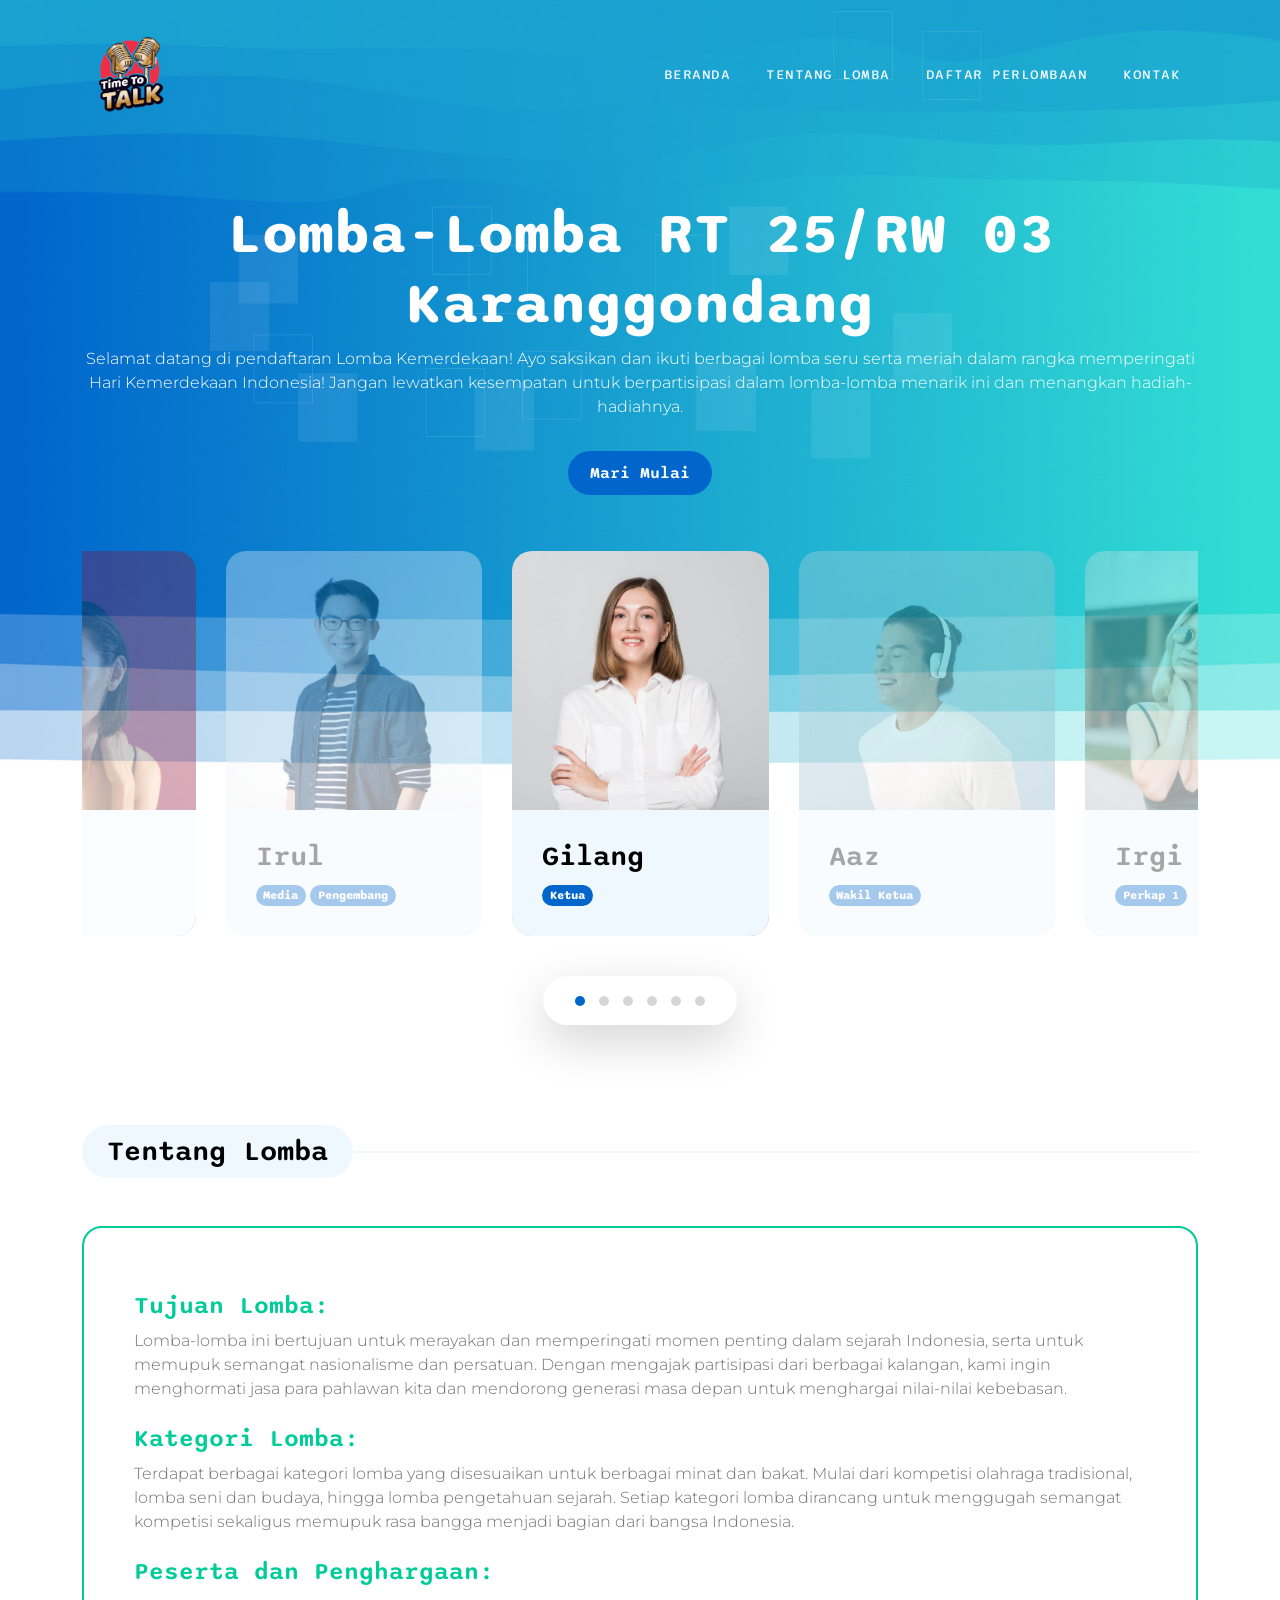
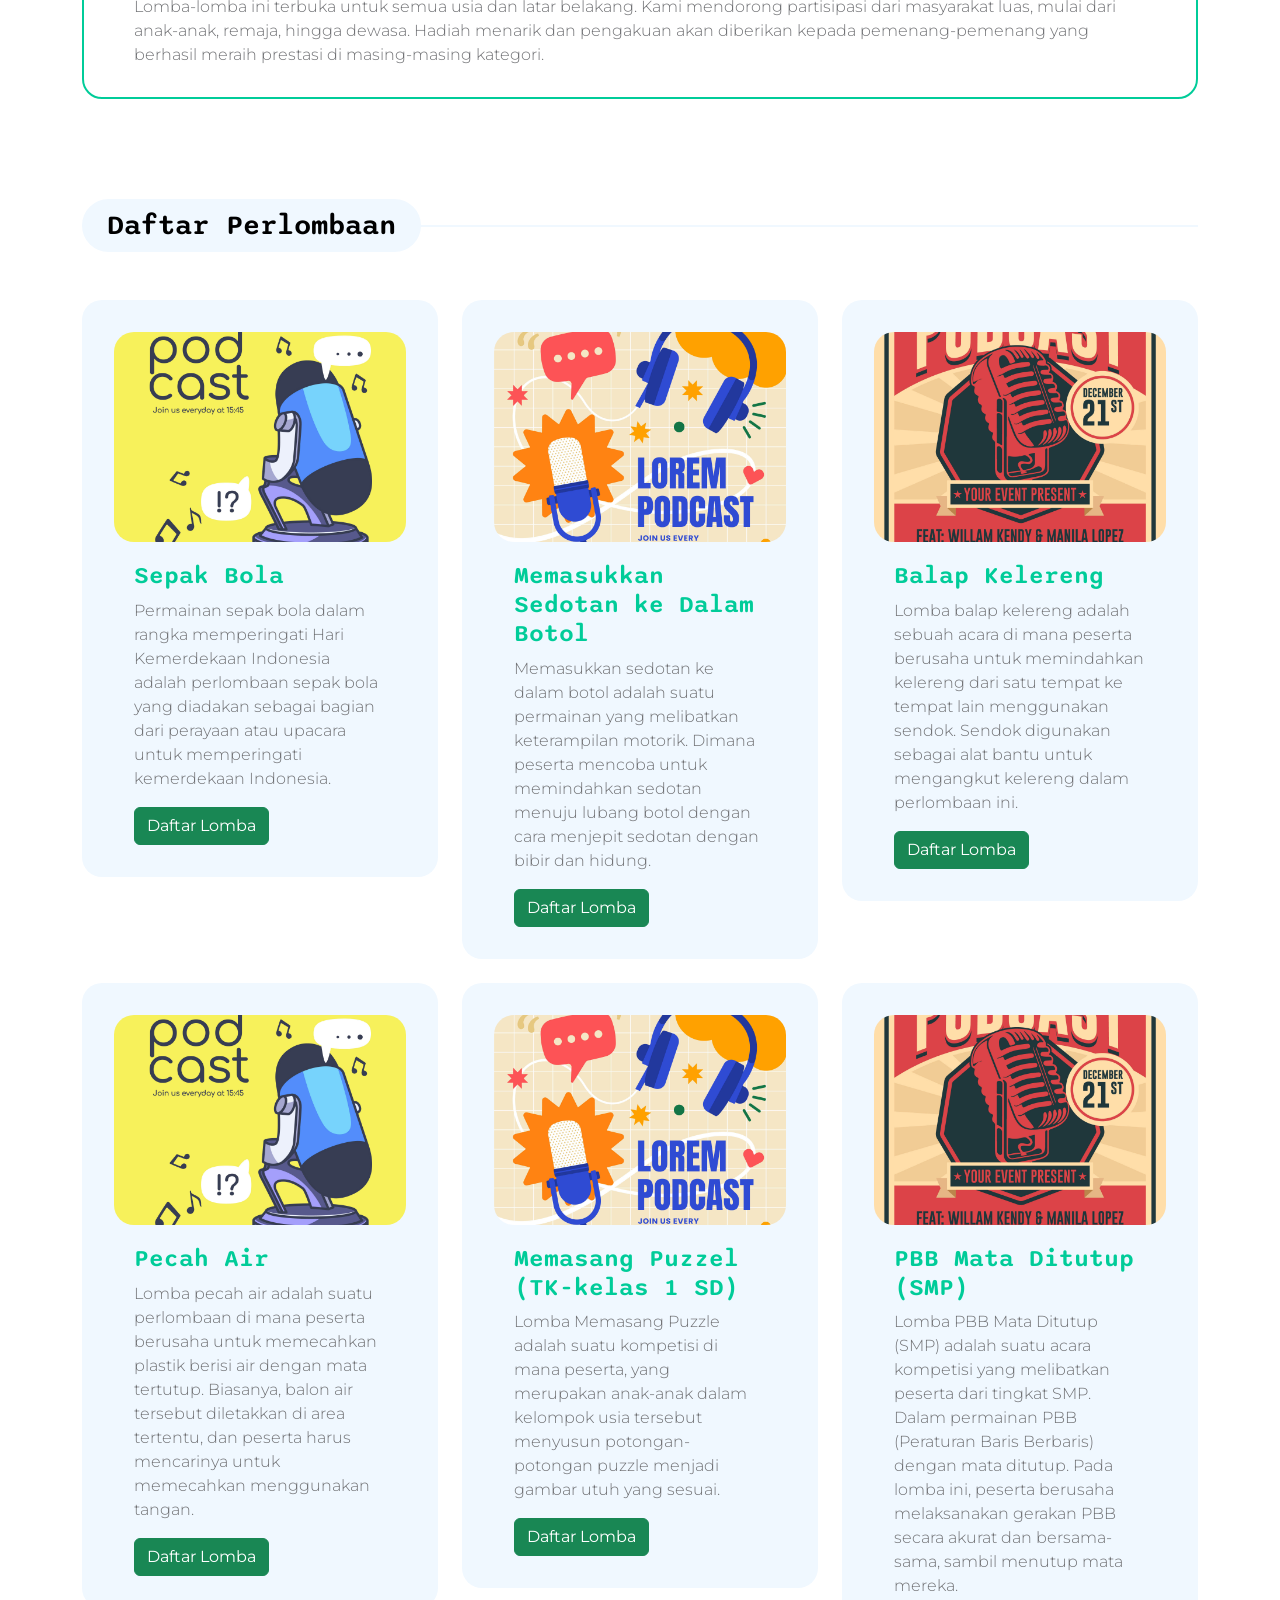
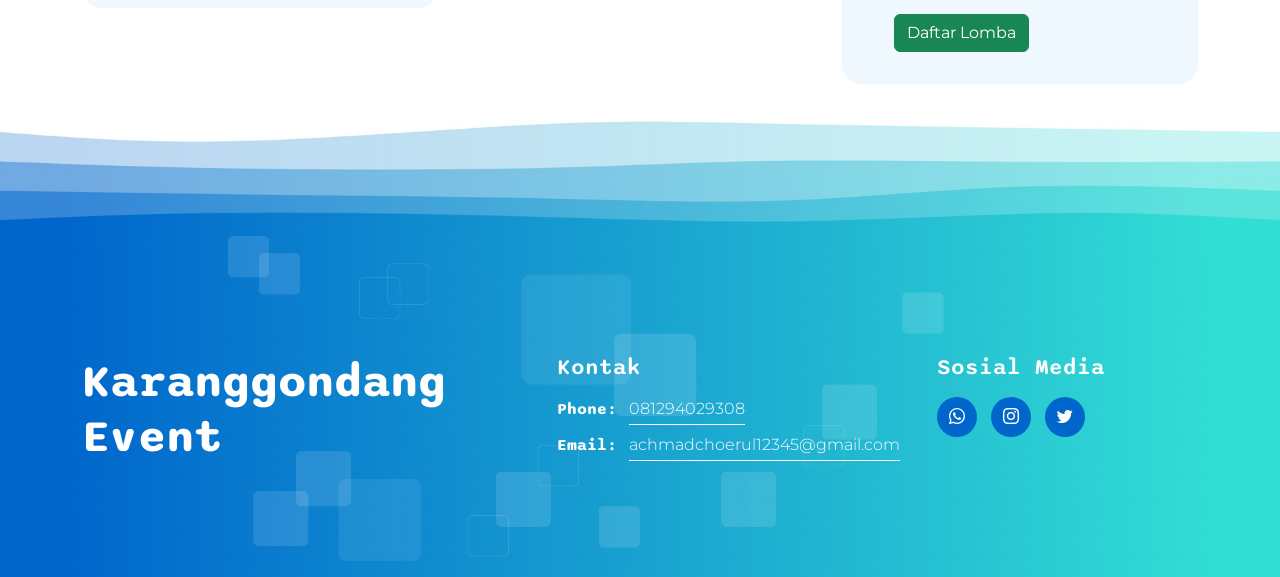
<file: index.html>
<!doctype html>
<html lang="en">

<head>
    <meta charset="utf-8">
    <meta name="viewport" content="width=device-width, initial-scale=1">

    <meta name="description" content="">
    <meta name="author" content="">

    <title>Lomba-Lomba Karanggondang</title>

    <!-- CSS FILES -->
    <link rel="preconnect" href="https://fonts.googleapis.com">
    <link rel="preconnect" href="https://fonts.gstatic.com" crossorigin>
    <link href="https://fonts.googleapis.com/css2?family=Montserrat:wght@300;400&family=Sono:wght@200;300;400;500;700&display=swap" rel="stylesheet">
    <link rel="stylesheet" href="css/bootstrap.min.css">
    <link rel="stylesheet" href="css/bootstrap-icons.css">
    <link rel="stylesheet" href="css/owl.carousel.min.css">
    <link rel="stylesheet" href="css/owl.theme.default.min.css">
    <link href="css/templatemo-pod-talk.css" rel="stylesheet">
</head>

<body>

    <main>

        <nav class="navbar navbar-expand-lg">
            <div class="container">
                <a class="navbar-brand me-lg-5 me-0" href="index.html">
                    <img src="images/pod-talk-logo.png" class="logo-image img-fluid" alt="templatemo pod talk">
                </a>

                <button class="navbar-toggler" type="button" data-bs-toggle="collapse" data-bs-target="#navbarNav"
                    aria-controls="navbarNav" aria-expanded="false" aria-label="Toggle navigation">
                    <span class="navbar-toggler-icon"></span>
                </button>

                <div class="collapse navbar-collapse" id="navbarNav">
                    <ul class="navbar-nav ms-lg-auto">
                        <li class="nav-item">
                            <a class="nav-link smoothscroll" href="#section_1">Beranda</a>
                        </li>

                        <li class="nav-item">
                            <a class="nav-link smoothscroll" href="#section_2">Tentang Lomba</a>
                        </li>

                        <li class="nav-item">
                            <a class="nav-link smoothscroll" href="#section_3">Daftar Perlombaan</a>
                        </li>

                        <li class="nav-item">
                            <a class="nav-link smoothscroll" href="#section_4">Kontak</a>
                        </li>
                    </ul>
                </div>
            </div>
        </nav>


        <section class="hero-section" id="section_1">
            <div class="container">
                <div class="row">

                    <div class="col-lg-12 col-12">
                        <div class="text-center mb-5 pb-2">
                            <h1 class="text-white">Lomba-Lomba RT 25/RW 03 Karanggondang</h1>

                            <p class="text-white">Selamat datang di pendaftaran Lomba Kemerdekaan! Ayo saksikan dan ikuti berbagai lomba seru serta meriah dalam rangka memperingati Hari Kemerdekaan Indonesia! Jangan lewatkan kesempatan untuk berpartisipasi dalam lomba-lomba menarik ini dan menangkan hadiah-hadiahnya.</p>

                            <a href="#section_2" class="btn custom-btn smoothscroll mt-3">Mari Mulai</a>
                        </div>

                        <div class="owl-carousel owl-theme">
                            <div class="owl-carousel-info-wrap item">
                                <img src="images/profile/smiling-business-woman-with-folded-hands-against-white-wall-toothy-smile-crossed-arms.jpg"
                                    class="owl-carousel-image img-fluid" alt="">

                                <div class="owl-carousel-info">
                                    <h4 class="mb-2">
                                        Gilang
                                    </h4>

                                    <span class="badge">Ketua</span>
                                </div>

                                <div class="social-share">
                                    <ul class="social-icon">
                                        <li class="social-icon-item">
                                            <a href="#" class="social-icon-link bi-twitter"></a>
                                        </li>

                                        <li class="social-icon-item">
                                            <a href="#" class="social-icon-link bi-facebook"></a>
                                        </li>
                                    </ul>
                                </div>
                            </div>

                            <div class="owl-carousel-info-wrap item">
                                <img src="images/profile/handsome-asian-man-listening-music-through-headphones.jpg"
                                    class="owl-carousel-image img-fluid" alt="">

                                <div class="owl-carousel-info">
                                    <h4 class="mb-2">
                                        Aaz
                                    </h4>

                                    <span class="badge">Wakil Ketua</span>
                                </div>

                                <div class="social-share">
                                    <ul class="social-icon">
                                        <li class="social-icon-item">
                                            <a href="#" class="social-icon-link bi-twitter"></a>
                                        </li>

                                        <li class="social-icon-item">
                                            <a href="#" class="social-icon-link bi-facebook"></a>
                                        </li>

                                        <li class="social-icon-item">
                                            <a href="#" class="social-icon-link bi-pinterest"></a>
                                        </li>
                                    </ul>
                                </div>
                            </div>

                            <div class="owl-carousel-info-wrap item">
                                <img src="images/profile/cute-smiling-woman-outdoor-portrait.jpg"
                                    class="owl-carousel-image img-fluid" alt="">

                                <div class="owl-carousel-info">
                                    <h4 class="mb-2">Irgi</h4>

                                    <span class="badge">Perkap 1</span>
                                </div>

                                <div class="social-share">
                                    <ul class="social-icon">
                                        <li class="social-icon-item">
                                            <a href="#" class="social-icon-link bi-twitter"></a>
                                        </li>

                                        <li class="social-icon-item">
                                            <a href="#" class="social-icon-link bi-facebook"></a>
                                        </li>

                                        <li class="social-icon-item">
                                            <a href="#" class="social-icon-link bi-pinterest"></a>
                                        </li>
                                    </ul>
                                </div>
                            </div>

                            <div class="owl-carousel-info-wrap item">
                                <img src="images/profile/man-portrait.jpg" class="owl-carousel-image img-fluid" alt="">

                                <div class="owl-carousel-info">
                                    <h4 class="mb-2">Irfan</h4>

                                    <span class="badge">Perkap 2</span>
                                </div>

                                <div class="social-share">
                                    <ul class="social-icon">
                                        <li class="social-icon-item">
                                            <a href="#" class="social-icon-link bi-instagram"></a>
                                        </li>

                                        <li class="social-icon-item">
                                            <a href="#" class="social-icon-link bi-youtube"></a>
                                        </li>
                                    </ul>
                                </div>
                            </div>

                            <div class="owl-carousel-info-wrap item">
                                <img src="images/profile/woman-posing-black-dress-medium-shot.jpg"
                                    class="owl-carousel-image img-fluid" alt="">

                                <div class="owl-carousel-info">
                                    <h4 class="mb-2">
                                        Adi
                                    </h4>

                                    <span class="badge">Keamanan</span>
                                </div>

                                <div class="social-share">
                                    <ul class="social-icon">
                                        <li class="social-icon-item">
                                            <a href="#" class="social-icon-link bi-instagram"></a>
                                        </li>

                                        <li class="social-icon-item">
                                            <a href="#" class="social-icon-link bi-youtube"></a>
                                        </li>
                                    </ul>
                                </div>
                            </div>

                            <div class="owl-carousel-info-wrap item">
                                <img src="images/profile/smart-attractive-asian-glasses-male-standing-smile-with-freshness-joyful-casual-blue-shirt-portrait-white-background.jpg"
                                    class="owl-carousel-image img-fluid" alt="">

                                <div class="owl-carousel-info">
                                    <h4 class="mb-2">Irul</h4>

                                    <span class="badge">Media</span>
                                    <span class="badge">Pengembang</span>
                                </div>

                                <div class="social-share">
                                    <ul class="social-icon">
                                        <li class="social-icon-item">
                                            <a href="#" class="social-icon-link bi-linkedin"></a>
                                        </li>

                                        <li class="social-icon-item">
                                            <a href="#" class="social-icon-link bi-whatsapp"></a>
                                        </li>
                                    </ul>
                                </div>
                            </div>
                        </div>
                    </div>

                </div>
            </div>
        </section>


        <section class="latest-podcast-section section-padding pb-0" id="section_2">
            <div class="container">
                <div class="row justify-content-center">

                    <div class="col-lg-12 col-12">
                        <div class="section-title-wrap mb-5">
                            <h4 class="section-title">Tentang Lomba</h4>
                        </div>
                    </div>

                    <div class="col-lg-12 col-12">
                        <div class="custom-block d-flex">

                            <div class="custom-block-info">

                                <h5 class="mb-2 mt-4">
                                    <a href="detail-page.html">
                                        Tujuan Lomba:
                                    </a>
                                </h5>

                                <p class="mb-0">Lomba-lomba ini bertujuan untuk merayakan dan memperingati momen penting dalam sejarah Indonesia, serta untuk memupuk semangat nasionalisme dan persatuan. Dengan mengajak partisipasi dari berbagai kalangan, kami ingin menghormati jasa para pahlawan kita dan mendorong generasi masa depan untuk menghargai nilai-nilai kebebasan.</p>

                                <h5 class="mb-2 mt-4">
                                    <a href="detail-page.html">
                                        Kategori Lomba:
                                    </a>
                                </h5>

                                <p class="mb-0">Terdapat berbagai kategori lomba yang disesuaikan untuk berbagai minat dan bakat. Mulai dari kompetisi olahraga tradisional, lomba seni dan budaya, hingga lomba pengetahuan sejarah. Setiap kategori lomba dirancang untuk menggugah semangat kompetisi sekaligus memupuk rasa bangga menjadi bagian dari bangsa Indonesia.</p>

                                <h5 class="mb-2 mt-4">
                                    <a href="detail-page.html">
                                        Peserta dan Penghargaan:
                                    </a>
                                </h5>

                                <p class="mb-0">Lomba-lomba ini terbuka untuk semua usia dan latar belakang. Kami mendorong partisipasi dari masyarakat luas, mulai dari anak-anak, remaja, hingga dewasa. Hadiah menarik dan pengakuan akan diberikan kepada pemenang-pemenang yang berhasil meraih prestasi di masing-masing kategori.</p>

                            </div>
                        </div>
                    </div>

                </div>
            </div>
        </section>

        <section class="trending-podcast-section section-padding" id="section_3">
            <div class="container">
                <div class="row">

                    <div class="col-lg-12 col-12">
                        <div class="section-title-wrap mb-5">
                            <h4 class="section-title">Daftar Perlombaan</h4>
                        </div>
                    </div>

                    <div class="col-lg-4 col-12 mb-4 mb-lg-0">
                        <div class="custom-block custom-block-full">
                            <div class="custom-block-image-wrap">
                                <img src="images/podcast/27376480_7326766.jpg" class="custom-block-image img-fluid" alt="">
                            </div>

                            <div class="custom-block-info">
                                <h5 class="mb-2">Sepak Bola</h5>

                                <p class="mb-0">
                                    Permainan sepak bola dalam rangka memperingati Hari Kemerdekaan Indonesia adalah perlombaan sepak bola yang diadakan 
                                    sebagai bagian dari perayaan atau upacara untuk memperingati kemerdekaan Indonesia.
                                </p>
                                <a href="https://forms.gle/84zHUucWLJgEpW8N7" class="btn btn-success mt-3" target="_blank">Daftar Lomba</a>
                            </div>
                        </div>
                    </div>

                    <div class="col-lg-4 col-12 mb-4 mb-lg-0">
                        <div class="custom-block custom-block-full">
                            <div class="custom-block-image-wrap">
                                <img src="images/podcast/27670664_7369753.jpg" class="custom-block-image img-fluid" alt="">
                            </div>

                            <div class="custom-block-info">
                                <h5 class="mb-2">Memasukkan Sedotan ke Dalam Botol</h5>

                                <p class="mb-0">
                                    Memasukkan sedotan ke dalam botol adalah suatu permainan yang melibatkan keterampilan motorik.
                                    Dimana peserta mencoba untuk memindahkan sedotan menuju lubang botol dengan cara menjepit sedotan dengan bibir dan hidung.
                                </p>
                                <a href="https://forms.gle/LZifaHka7mWqUqzn6" class="btn btn-success mt-3" target="_blank">Daftar Lomba</a>
                            </div>
                        </div>
                    </div>

                    <div class="col-lg-4 col-12 mb-lg-0">
                        <div class="custom-block custom-block-full">
                            <div class="custom-block-image-wrap">
                                <img src="images/podcast/12577967_02.jpg" class="custom-block-image img-fluid" alt="">
                            </div>

                            <div class="custom-block-info">
                                <h5 class="mb-2">Balap Kelereng</h5>

                                <p class="mb-0">
                                    Lomba balap kelereng adalah sebuah acara di mana peserta berusaha untuk memindahkan kelereng dari satu tempat ke tempat lain menggunakan sendok. 
                                    Sendok digunakan sebagai alat bantu untuk mengangkut kelereng dalam perlombaan ini. 
                                </p>
                                <a href="https://forms.gle/2f361uChve49SR5z5" class="btn btn-success mt-3" target="_blank">Daftar Lomba</a>
                            </div>
                        </div>
                    </div>

                    <div class="col-lg-4 col-12 mb-lg-0 pt-4">
                        <div class="custom-block custom-block-full">
                            <div class="custom-block-image-wrap">
                                <img src="images/podcast/27376480_7326766.jpg" class="custom-block-image img-fluid" alt="">
                            </div>

                            <div class="custom-block-info">
                                <h5 class="mb-2">Pecah Air</h5>

                                <p class="mb-0">
                                    Lomba pecah air adalah suatu perlombaan di mana peserta berusaha untuk memecahkan plastik berisi air dengan mata tertutup.
                                    Biasanya, balon air tersebut diletakkan di area tertentu, dan peserta harus mencarinya untuk memecahkan menggunakan tangan.
                                </p>
                                <a href="https://forms.gle/HorkKHXsuUoVAepr7" class="btn btn-success mt-3" target="_blank">Daftar Lomba</a>
                            </div>
                        </div>
                    </div>

                    <div class="col-lg-4 col-12 mb-lg-0 pt-4">
                        <div class="custom-block custom-block-full">
                            <div class="custom-block-image-wrap">
                                <img src="images/podcast/27670664_7369753.jpg" class="custom-block-image img-fluid" alt="">
                            </div>

                            <div class="custom-block-info">
                                <h5 class="mb-2">Memasang Puzzel (TK-kelas 1 SD)</h5>

                                <p class="mb-0">
                                    Lomba Memasang Puzzle adalah suatu kompetisi di mana peserta, yang merupakan anak-anak dalam kelompok usia tersebut 
                                    menyusun potongan-potongan puzzle menjadi gambar utuh yang sesuai.
                                </p>
                                <a href="https://forms.gle/vrZpQZTxtThuuhuE7" class="btn btn-success mt-3" target="_blank">Daftar Lomba</a>
                            </div>
                        </div>
                    </div>

                    <div class="col-lg-4 col-12 mb-lg-0 pt-4">
                        <div class="custom-block custom-block-full">
                            <div class="custom-block-image-wrap">
                                <img src="images/podcast/12577967_02.jpg" class="custom-block-image img-fluid" alt="">
                            </div>

                            <div class="custom-block-info">
                                <h5 class="mb-2">PBB Mata Ditutup (SMP)</h5>

                                <p class="mb-0">
                                    Lomba PBB Mata Ditutup (SMP) adalah suatu acara kompetisi yang melibatkan peserta dari tingkat SMP. Dalam permainan PBB (Peraturan Baris Berbaris) dengan mata ditutup. 
                                    Pada lomba ini, peserta berusaha melaksanakan gerakan PBB secara akurat dan bersama-sama, sambil menutup mata mereka. 
                                </p>
                                <a href="https://forms.gle/PT8gcoeqGJTiYJhB6" class="btn btn-success mt-3" target="_blank">Daftar Lomba</a>
                            </div>
                        </div>
                    </div>

                </div>
            </div>
        </section>
    </main>


    <footer class="site-footer" id="section_4">
        <div class="container">
            <div class="row">

                <div class="col-lg-5 col-12 mb-5 mb-lg-0">
                    <h2 class="text-white mb-lg-0">Karanggondang Event</h2>
                </div>

                <div class="col-lg-4 col-md-6 col-12 mb-4 mb-md-0 mb-lg-0">
                    <h6 class="site-footer-title mb-3">Kontak</h6>

                    <p class="mb-2">
                        <strong class="d-inline me-2">Phone:</strong>
                        <a href="">081294029308</a>
                    </p>

                    <p>
                        <strong class="d-inline me-2">Email:</strong>
                        <a href="mailto:achmadchoerul12345@gmail.com">achmadchoerul12345@gmail.com</a>
                    </p>
                </div>

                <div class="col-lg-3 col-md-6 col-12">

                    <h6 class="site-footer-title mb-3">Sosial Media</h6>

                    <ul class="social-icon">

                        <li class="social-icon-item">
                            <a href="https://api.whatsapp.com/send?phone=6281294029308" class="social-icon-link bi-whatsapp"></a>
                        </li>

                        <li class="social-icon-item">
                            <a href="https://www.instagram.com/choerul_ram/" class="social-icon-link bi-instagram"></a>
                        </li>

                        <li class="social-icon-item">
                            <a href="https://twitter.com/AchmadChoe69999" class="social-icon-link bi-twitter"></a>
                        </li>

                    </ul>
                </div>

            </div>
        </div>
    </footer>


    <!-- JAVASCRIPT FILES -->
    <script src="js/jquery.min.js"></script>
    <script src="js/bootstrap.bundle.min.js"></script>
    <script src="js/owl.carousel.min.js"></script>
    <script src="js/custom.js"></script>

</body>

</html>
</file>
<file: css/templatemo-pod-talk.css>
/*

TemplateMo 584 Pod Talk

https://templatemo.com/tm-584-pod-talk

*/



/*---------------------------------------
  CUSTOM PROPERTIES ( VARIABLES )             
-----------------------------------------*/
:root {
  --white-color:                  #ffffff;
  --primary-color:                #00CC99;
  --secondary-color:              #0066CC;
  --section-bg-color:             #f0f8ff;
  --custom-btn-bg-color:          #0066CC;
  --custom-btn-bg-hover-color:    #00CC99;
  --dark-color:                   #000000;
  --p-color:                      #717275;
  --border-color:                 #7fffd4;
  --link-hover-color:             #0066CC;

  --body-font-family:             'Montserrat', sans-serif;
  --title-font-family:            'Sono', sans-serif;

  --h1-font-size:                 58px;
  --h2-font-size:                 46px;
  --h3-font-size:                 32px;
  --h4-font-size:                 28px;
  --h5-font-size:                 24px;
  --h6-font-size:                 22px;
  --p-font-size:                  16px;
  --menu-font-size:               14px;

  --border-radius-large:          100px;
  --border-radius-medium:         20px;
  --border-radius-small:          10px;

  --font-weight-light:            300;
  --font-weight-normal:           400;
  --font-weight-medium:           500;
  --font-weight-semibold:         600;
  --font-weight-bold:             700;
}

body {
  background-color: var(--white-color);
  font-family: var(--body-font-family); 
}


/*---------------------------------------
  TYPOGRAPHY               
-----------------------------------------*/

h2,
h3,
h4,
h5,
h6 {
  color: var(--dark-color);
}

h1,
h2,
h3,
h4,
h5,
h6 {
  font-family: var(--title-font-family); 
  font-weight: var(--font-weight-semibold);
}

h1 {
  font-size: var(--h1-font-size);
  font-weight: var(--font-weight-bold);
}

h2 {
  font-size: var(--h2-font-size);
  font-weight: var(--font-weight-bold);
}

h3 {
  font-size: var(--h3-font-size);
}

h4 {
  font-size: var(--h4-font-size);
}

h5 {
  font-size: var(--h5-font-size);
}

h6 {
  font-size: var(--h6-font-size);
}

p {
  color: var(--p-color);
  font-size: var(--p-font-size);
  font-weight: var(--font-weight-light);
}

ul li {
  color: var(--p-color);
  font-size: var(--p-font-size);
  font-weight: var(--font-weight-light);
}

a, 
button {
  touch-action: manipulation;
  transition: all 0.3s;
}

a {
  display: inline-block;
  color: var(--primary-color);
  text-decoration: none;
}

a:hover {
  color: var(--link-hover-color);
}

b,
strong {
  font-weight: var(--font-weight-bold);
}

::selection {
  background-color: var(--primary-color);
  color: var(--white-color);
}


/*---------------------------------------
  SECTION               
-----------------------------------------*/
.section-title-wrap {
  position: relative;
}

.section-title-wrap::after {
  content: "";
  background: var(--section-bg-color);
  width: 100%;
  height: 2px;
  position: absolute;
  top: 50%;
  left: 50%;
  transform: translate(-50%, -50%);
  pointer-events: none;
}

.section-title {
  background: var(--section-bg-color);
  border-radius: var(--border-radius-large);
  display: inline-block;
  position: relative;
  z-index: 2;
  margin-bottom: 0;
  padding: 10px 25px;
}

.section-padding {
  padding-top: 100px;
  padding-bottom: 100px;
}

main {
  position: relative;
  z-index: 1;
}

.section-bg {
  background-color: var(--section-bg-color);
}

.section-overlay {
  background-color: var(--primary-color);
  position: absolute;
  top: 0;
  left: 0;
  pointer-events: none;
  width: 100%;
  height: 100%;
  opacity: 0.85;
}

.section-overlay + .container {
  position: relative;
}


/*---------------------------------------
  CUSTOM ICON COLOR               
-----------------------------------------*/
.custom-icon {
  color: var(--primary-color);
}


/*---------------------------------------
  CUSTOM BUTTON               
-----------------------------------------*/
.custom-btn {
  background: var(--custom-btn-bg-color);
  border: 2px solid transparent;
  border-radius: var(--border-radius-large);
  color: var(--white-color);
  font-family: var(--title-font-family);
  font-size: var(--p-font-size);
  font-weight: var(--font-weight-semibold);
  line-height: normal;
  transition: all 0.3s;
  padding: 10px 20px;
}

.custom-btn:hover {
  background: var(--custom-btn-bg-hover-color);
  color: var(--white-color);
}

.custom-border-btn {
  background: transparent;
  border: 2px solid var(--custom-btn-bg-color);
  color: var(--custom-btn-bg-color);
}

.custom-border-btn:hover {
  background: var(--custom-btn-bg-color);
  border-color: transparent;
  color: var(--primary-color);
}

.custom-btn-bg-white {
  border-color: var(--white-color);
  color: var(--white-color);
}


/*---------------------------------------
  SITE HEADER              
-----------------------------------------*/
.site-header {
  background-image: url('../images/templatemo-wave-header.jpg'), linear-gradient(#348CD2, #FFFFFF);;
  background-repeat: no-repeat;
  background-size: cover;
  background-position: center;
  min-height: 480px;
  position: relative;
}

.site-header h2 {
  color: var(--white-color);
}


/*---------------------------------------
  NAVIGATION              
-----------------------------------------*/
.navbar {
  background-color: transparent;
  position: absolute;
  top: 0;
  right: 0;
  left: 0;
  z-index: 9;
  padding-top: 20px;
  padding-bottom: 20px;
}

.navbar .navbar-brand,
.navbar .navbar-brand:hover {
  color: var(--white-color);
}

.navbar .logo-image {
  width: 100px;
}

.logo-image {
  width: 120px;
  height: auto;
}

.navbar-brand,
.navbar-brand:hover {
  font-size: var(--h3-font-size);
  font-weight: var(--font-weight-bold);
  display: inline-block;
}

.navbar-brand span {
  font-family: var(--title-font-family);
}

.navbar-nav .nav-link {
  display: inline-block;
  color: var(--section-bg-color);
  font-family: var(--title-font-family); 
  font-size: var(--menu-font-size);
  font-weight: var(--font-weight-medium);
  text-transform: uppercase;
  letter-spacing: 0.5px;
  position: relative;
  padding-top: 15px;
  padding-bottom: 15px;
}

.navbar-expand-lg .navbar-nav .nav-link {
  padding-right: 18px;
  padding-left: 18px;
}

.navbar-nav .nav-link.active, 
.navbar-nav .nav-link:hover {
  color: var(--secondary-color);
}

.navbar .dropdown-menu {
  background: var(--white-color);
  box-shadow: 0 1rem 3rem rgba(0,0,0,.175);
  border: 0;
  display: inherit;
  opacity: 0;
  min-width: 9rem;
  margin-top: 20px;
  padding: 13px 0 10px 0;
  transition: all 0.3s;
  pointer-events: none;
}

.navbar .dropdown-menu::before {
  content: "";
  width: 0;
  height: 0;
  border-left: 20px solid transparent;
  border-right: 20px solid transparent;
  border-bottom: 15px solid var(--white-color);
  position: absolute;
  top: -10px;
  left: 10px;
}

.navbar .dropdown-item {
  display: inline-block;
  color: var(--p-bg-color);
  font-family: var(--title-font-family); 
  font-size: var(--menu-font-size);
  font-weight: var(--font-weight-medium);
  text-transform: uppercase;
  letter-spacing: 0.5px;
  position: relative;
}

.navbar .dropdown-item.active, 
.navbar .dropdown-item:active,
.navbar .dropdown-item:focus, 
.navbar .dropdown-item:hover {
  background: transparent;
  color: var(--secondary-color);
}

.navbar .dropdown-toggle::after {
  content: "\f282";
  display: inline-block;
  font-family: bootstrap-icons !important;
  font-size: var(--menu-font-size);
  font-style: normal;
  font-weight: normal !important;
  font-variant: normal;
  text-transform: none;
  line-height: 1;
  vertical-align: -.125em;
  -webkit-font-smoothing: antialiased;
  -moz-osx-font-smoothing: grayscale;
  position: relative;
  left: 2px;
  border: 0;
}

@media screen and (min-width: 992px) {
  .navbar .dropdown:hover .dropdown-menu {
    opacity: 1;
    margin-top: 0;
    pointer-events: auto;
  }
}

.navbar .custom-border-btn {
  border-color: var(--white-color);
  color: var(--white-color);
}

.navbar .custom-border-btn:hover {
  background: var(--white-color);
  color: var(--secondary-color);
}

.navbar-toggler {
  border: 0;
  padding: 0;
  cursor: pointer;
  margin: 0;
  width: 30px;
  height: 35px;
  outline: none;
}

.navbar-toggler:focus {
  outline: none;
  box-shadow: none;
}

.navbar-toggler[aria-expanded="true"] .navbar-toggler-icon {
  background: transparent;
}

.navbar-toggler[aria-expanded="true"] .navbar-toggler-icon:before,
.navbar-toggler[aria-expanded="true"] .navbar-toggler-icon:after {
  transition: top 300ms 50ms ease, -webkit-transform 300ms 350ms ease;
  transition: top 300ms 50ms ease, transform 300ms 350ms ease;
  transition: top 300ms 50ms ease, transform 300ms 350ms ease, -webkit-transform 300ms 350ms ease;
  top: 0;
}

.navbar-toggler[aria-expanded="true"] .navbar-toggler-icon:before {
  transform: rotate(45deg);
}

.navbar-toggler[aria-expanded="true"] .navbar-toggler-icon:after {
  transform: rotate(-45deg);
}

.navbar-toggler .navbar-toggler-icon {
  background: var(--white-color);
  transition: background 10ms 300ms ease;
  display: block;
  width: 30px;
  height: 2px;
  position: relative;
}

.navbar-toggler .navbar-toggler-icon:before,
.navbar-toggler .navbar-toggler-icon:after {
  transition: top 300ms 350ms ease, -webkit-transform 300ms 50ms ease;
  transition: top 300ms 350ms ease, transform 300ms 50ms ease;
  transition: top 300ms 350ms ease, transform 300ms 50ms ease, -webkit-transform 300ms 50ms ease;
  position: absolute;
  right: 0;
  left: 0;
  background: var(--white-color);
  width: 30px;
  height: 2px;
  content: '';
}

.navbar-toggler .navbar-toggler-icon::before {
  top: -8px;
}

.navbar-toggler .navbar-toggler-icon::after {
  top: 8px;
}


/*---------------------------------------
  CAROUSEL        
-----------------------------------------*/
.hero-section {
  background-image: url('../images/templatemo-wave-banner.jpg'), linear-gradient(#348CD2, #FFFFFF);
  background-repeat: no-repeat;
  background-size: 108% 76%;
  background-position: top;
  padding-top: 200px;
}

.owl-carousel {
  text-align: center;
}

.owl-carousel-image {
  display: block;
}

.owl-carousel .owl-item .owl-carousel-verified-image {
  display: inline-block;
  width: 30px;
  height: auto;
  position: relative;
  right: 5px;
}

.verified-image {
  display: inline-block;
  width: 20px;
  height: auto;
}

.owl-carousel .owl-item {
  opacity: 0.35;
}

.owl-carousel .owl-item.active.center {
  opacity: 1;
}

.owl-carousel-info-wrap {
  border-radius: var(--border-radius-medium);
  position: relative;
  overflow: hidden;
  text-align: left;
}

.owl-carousel-info {
  background-color: var(--section-bg-color);
  box-shadow: 0 1rem 3rem rgba(0,0,0,.175);
  position: absolute;
  bottom: 0;
  right: 0;
  left: 0;
  padding: 30px;
}

.badge {
  background-color: var(--custom-btn-bg-color);
  font-family: var(--title-font-family);
  border-radius: var(--border-radius-large);
  color: var(--white-color);
  padding-bottom: 5px;
}

.owl-carousel-info-wrap .social-share,
.team-thumb .social-share {
  position: absolute;
  right: 0;
  bottom: 0;
}

.owl-carousel-info-wrap .social-icon,
.team-thumb .social-icon {
  opacity: 0;
  transition: all 0.3s ease;
  transform: translateX(0);
  padding-right: 20px;
  padding-left: 20px;
}

.owl-carousel .owl-item.active.center .owl-carousel-info-wrap:hover .social-icon,
.team-thumb:hover .social-icon {
  transform: translateY(-100%);
  opacity: 1;
}

.owl-carousel-info-wrap .social-icon-item,
.owl-carousel-info-wrap .social-icon-link,
.team-thumb .social-icon-item,
.team-thumb .social-icon-link {
  display: block;
  margin-bottom: 10px;
  margin-left: auto;
}

.owl-carousel-info-wrap .social-icon-link {
  margin-top: 5px;
  margin-bottom: 5px;
}

.owl-carousel .owl-dots {
  background-color: var(--white-color);
  box-shadow: 0 1rem 3rem rgba(0,0,0,.175);
  border-radius: var(--border-radius-large);
  display: inline-block;
  margin: auto;
  margin-top: 40px;
  padding: 15px 25px;
  padding-bottom: 7px;
}

.owl-theme .owl-nav.disabled+.owl-dots {
  margin-top: 40px;
}

.owl-theme .owl-dots .owl-dot.active span, 
.owl-theme .owl-dots .owl-dot:hover span {
  background: var(--secondary-color);
}


/*---------------------------------------
  CUSTOM BLOCK              
-----------------------------------------*/
.custom-block {
  border: 2px solid var(--primary-color);
  border-radius: var(--border-radius-medium);
  position: relative;
  overflow: hidden;
  padding: 30px;
  transition: all 0.3s ease;
}

.custom-block:hover {
  background: var(--white-color);
  box-shadow: 0 1rem 3rem rgba(0,0,0,.175);
  border-color: transparent;
  transform: translateY(-3px);
}

.custom-block-info {
  display: block;
  padding: 10px 20px;
  padding-bottom: 0;
}

.custom-block-info h5 {
  color: var(--primary-color);
}

.custom-block-info h5:hover {
  color: var(--secondary-color);
}

.custom-block-image-wrap {
  position: relative;
  display: block;
  height: 100%;
}

.custom-block-image-wrap > a {
  display: block;
}

.custom-block-image {
  border-radius: var(--border-radius-medium);
  display: block;
  width: 112px;
  height: 112px;
  object-fit: cover;
}

.btn-success {
  transition: transform 0.2s, box-shadow 0.2s;
}

.btn-success:hover {
  background-color: var(--primary-color);
  border-color: var(--primary-color);
  transform: scale(1.05);
  box-shadow: 0 0 10px rgba(0, 0, 0, 0.3);
}

.custom-block-image-detail-page .custom-block-image {
  width: 100%;
  height: 212px;
}

.custom-block .custom-block-icon {
  position: absolute;
  top: 50%;
  left: 50%;
  transform: translate(-50%, -50%);
}

.custom-block-icon-wrap {
  border-radius: var(--border-radius-medium);
  position: relative;
  overflow: hidden;
}

.custom-block-icon-wrap .section-overlay {
  opacity: 0.25;
}

.custom-block-btn-group {
  position: absolute;
  bottom: 0;
  right: 0;
  left: 0;
  margin: 20px;
}

.custom-block-btn-group .custom-block-icon {
  position: relative;
  top: 0;
  left: 0;
  transform: none;
}

.custom-block-icon {
  background: var(--primary-color);
  border-radius: var(--border-radius-medium);
  font-size: var(--p-font-size);
  color: var(--white-color);
  text-align: center;
  width: 32.5px;
  height: 32.5px;
  line-height: 32.5px;
  transition: all 0.3s;
}

.custom-block-icon:hover {
  background: var(--secondary-color);
  color: var(--white-color);
}

.custom-block .custom-btn {
  font-size: var(--menu-font-size);
  padding: 7px 15px;
}

.custom-block .custom-block-info + div .badge {
  background-color: var(--dark-color);
  color: var(--white-color);
  border-radius: 50px !important;
  font-size: var(--menu-font-size);
  display: flex;
  justify-content: center;
  text-align: center;
  width: 40px;
  height: 40px;
  line-height: 30px;
  margin-top: 5px;
  margin-bottom: 5px;
}

.custom-block .custom-block-info + div .badge:hover {
  background-color: var(--secondary-color);
}

.custom-block-full {
  background-color: var(--section-bg-color);
  border-color: transparent;
}

.custom-block-full:hover {
  border-color: var(--primary-color);
}

.custom-block-full .custom-block-info {
  padding: 20px;
  padding-bottom: 0;
}

.custom-block-full .custom-block-image {
  width: 100%;
  height: 210px;
}

.custom-block-full .social-share {
  position: absolute;
  top: 0;
  right: 0;
  margin: 50px;
}

.custom-block-top small {
  color: var(--p-color);
  font-family: var(--title-font-family);
}

.custom-block-top .badge {
  background-color: var(--secondary-color);
  color: var(--white-color);
  display: inline-block;
  vertical-align: middle;
  height: 26.64px;
  line-height: 20px;
}

.custom-block-bottom a:hover span {
  color: var(--primary-color);
}

.custom-block-bottom a span {
  font-family: var(--title-font-family);
  color: var(--p-color);
  text-transform: uppercase;
  margin-left: 3px;
}

.custom-block-overlay {
  border-color: transparent;
  padding: 0;
}

.custom-block-overlay .custom-block-image {
  margin: auto;
  width: 100%;
  height: 210px;
  transition: all 0.3s;
}

.custom-block-overlay:hover .custom-block-image {
  padding: 15px;
  padding-bottom: 0;
}

.custom-block-overlay-info {
  padding: 15px 20px 20px 20px;
}


/*---------------------------------------
  PROIFLE BLOCK               
-----------------------------------------*/
.profile-block {
  margin-top: 10px;
}

.profile-block-image {
  border-radius: var(--border-radius-large);
  width: 50px;
  height: 50px;
  object-fit: cover;
  margin-right: 10px;
}

.profile-block p strong {
  display: block;
  font-family: var(--title-font-family);
}

.profile-detail-block {
  border: 1px solid #dee2e6;
  border-radius: var(--border-radius-large);
  padding: 25px 35px;
}

.profile-detail-block p {
  margin-bottom: 0;
}


/*---------------------------------------
  ABOUT & TEAM SECTION               
-----------------------------------------*/
.about-image {
  border-radius: var(--border-radius-medium);
  display: block;
}

.team-thumb {
  border-radius: var(--border-radius-medium);
  position: relative;
  overflow: hidden;
}

.team-info {
  background-color: var(--white-color);
  position: absolute;
  bottom: 0;
  right: 0;
  left: 0;
  padding: 30px;
}


/*---------------------------------------
  PAGINATION               
-----------------------------------------*/
.pagination {
  border: 1px solid #dee2e6;
  border-radius: var(--border-radius-large);
  padding: 20px;
}

.page-link {
  border: 0;
  border-radius: var(--border-radius-small);
  color: var(--p-color);
  font-family: var(--title-font-family);
  margin: 0 5px;
  padding: 10px 20px;
}

.page-link:hover,
.page-item:first-child .page-link:hover,
.page-item:last-child .page-link:hover {
  background-color: var(--secondary-color);
  color: var(--white-color);
}

.page-item:first-child .page-link {
  margin-right: 10px;
}

.active>.page-link, .page-link.active {
  background-color: var(--secondary-color);
  border-color: var(--secondary-color);
}


/*---------------------------------------
  CONTACT               
-----------------------------------------*/
.contact-info p strong {
  font-family: var(--title-font-family);
  min-width: 90px;
}

.contact-info p a {
  color: var(--p-color);
  border-bottom: 1px solid;
  padding-bottom: 3px;
}

.contact-info p a:hover {
  color: var(--secondary-color);
}

.google-map {
  border-radius: var(--border-radius-medium);
}

.contact-form .form-floating>textarea {
  border-radius: var(--border-radius-medium);
  height: 150px;
}


/*---------------------------------------
  SUBSCRIBE FORM               
-----------------------------------------*/
.subscribe-form-wrap {
  border: 1px solid var(--white-color);
  border-radius: var(--border-radius-small);
  width: 80%;
  position: relative;
  top: 12px;
  padding: 35px;
}

.subscribe-form-wrap h6 {
  background: var(--white-color);
  border-radius: var(--border-radius-medium);
  color: var(--primary-color);
  text-align: center;
  position: relative;
  bottom: 55px;
  margin-bottom: -25px;
  padding: 8px;
}

.subscribe-form #subscribe-email {
  border: 0;
  border-radius: 10px 10px 0 0;
  margin-bottom: 0;
}

.subscribe-form #submit {
  border-radius: 0 0 10px 10px;
}


/*---------------------------------------
  CUSTOM FORM               
-----------------------------------------*/
.custom-form .form-control {
  border-radius: var(--border-radius-small);
  color: var(--p-color);
  font-family: var(--title-font-family);
  font-size: var(--p-font-size);
  margin-bottom: 24px;
  padding-top: 10px;
  padding-bottom: 10px;
  padding-left: 20px;
  outline: none;
}

.form-floating>label {
  padding-left: 20px;
}

.custom-form button[type="submit"] {
  background: var(--custom-btn-bg-color);
  border: none;
  border-radius: var(--border-radius-large);
  color: var(--white-color);
  font-family: var(--title-font-family);
  font-size: var(--p-font-size);
  font-weight: var(--font-weight-semibold);
  transition: all 0.3s;
  margin-bottom: 0;
}

.custom-form button[type="submit"]:hover,
.custom-form button[type="submit"]:focus {
  background: var(--custom-btn-bg-hover-color);
  border-color: transparent;
}


/*---------------------------------------
  SEARCH FORM               
-----------------------------------------*/
.search-form .form-control {
  border: 0;
  margin-bottom: 0;
}

.search-form button[type="submit"] {
  background: var(--secondary-color);
  border-color: var(--secondary-color);
  max-width: 50px;
  height: 100%;
  padding-left: 15px;
}

.search-form button[type="submit"]:hover {
  background: var(--primary-color);
}


/*---------------------------------------
  SITE FOOTER              
-----------------------------------------*/
.site-footer {
  background-image: url('../images/templatemo-wave-footer.jpg'), linear-gradient(#FFFFFF, #348CD2);
  background-repeat: no-repeat;
  background-size: cover;
  background-position: center;
  margin-top: -80px;
  padding-top: 100px;
  padding-bottom: 150px;
}

.site-footer > .container {
  position: relative;
  top: 50px;
  padding-top: 100px;
}

.site-footer-title,
.site-footer p {
  color: var(--white-color);
}

.site-footer p strong {
  font-family: var(--title-font-family);
}

.site-footer p a {
  color: var(--white-color);
  border-bottom: 1px solid;
  padding-bottom: 3px;
  text-decoration: none;
}

.site-footer p a:hover {
  color: var(--secondary-color);
}

.site-footer-thumb a img {
  display: block;
  width: 120px;
  min-width: 120px;
  height: auto;
}

.site-footer-links {
  margin-bottom: 0;
  padding-left: 0;
}

.site-footer-link-item {
  display: inline-block;
  list-style: none;
  margin-right: 10px;
  margin-left: 10px;
}

.site-footer-link {
  color: var(--white-color);
  font-size: var(--p-font-size);
  line-height: inherit;
}


/*---------------------------------------
  SOCIAL ICON               
-----------------------------------------*/
.social-icon {
  margin: 0;
  padding: 0;
}

.social-icon-item {
  list-style: none;
  display: inline-block;
  vertical-align: top;
}

.social-icon-link {
  background: var(--secondary-color);
  border-radius: var(--border-radius-large);
  color: var(--white-color);
  font-size: var(--p-font-size);
  display: block;
  margin-right: 10px;
  text-align: center;
  width: 40px;
  height: 40px;
  line-height: 40px;
  transition: background 0.2s, color 0.2s;
}

.social-icon-link:hover {
  background: var(--primary-color);
  color: var(--white-color);
}


/*---------------------------------------
  RESPONSIVE STYLES               
-----------------------------------------*/
@media screen and (min-width: 2160px) {
	.hero-section {
	  background-size: 100% 90%;
	  /* T o o p l a t e . c o m   C u s t o m i z e d */
	}
}


@media screen and (min-width: 1600px) {
  .site-footer {
    padding-top: 250px;
  }
}

@media screen and (max-width: 1240px) {
	.hero-section {
	  background-size: 116%;
	  /* T o o p l a t e . c o m   C u s t o m i z e d */
	}
}

@media screen and (max-width: 991px) {
  h1 {
    font-size: 48px;
  }

  h2 {
    font-size: 36px;
  }

  h3 {
    font-size: 32px;
  }

  h4 {
    font-size: 28px;
  }

  h5 {
    font-size: 20px;
  }

  h6 {
    font-size: 18px;
  }
  
  .hero-section {
	  background-size: 160% 66%; 
	  /* T o o p l a t e . c o m   C u s t o m i z e d */
	}

  .section-padding {
    padding-top: 50px;
    padding-bottom: 50px;
  }

  .navbar-nav {
    background-color: var(--primary-color);
    border-radius: var(--border-radius-medium);
    padding: 30px;
  }

  .navbar-nav .nav-link {
    padding: 5px 0;
  }

  .navbar-nav .dropdown-menu {
    position: relative;
    left: 10px;
    opacity: 1;
    pointer-events: auto;
    max-width: 155px;
    margin-top: 10px;
    margin-bottom: 15px;
  }

  .navbar-expand-lg .navbar-nav {
    padding-bottom: 20px;
  }

  .nav-tabs .nav-link:first-child {
    margin-right: 5px;
  }

  .nav-tabs .nav-link {
    font-size: var(--copyright-font-size);
    padding: 10px;
  }

  .copyright-text {
    text-align: center;
  }

  .site-footer {
    margin-top: -200px;
    padding-top: 200px;
    padding-bottom: 100px;
  }
}

@media screen and (max-width: 540px) {
	.hero-section {
  		background-size: 180% 65%;
		/* T o o p l a t e . c o m   C u s t o m i z e d */
	}

  .custom-block .custom-block-top {
    flex-direction: column;
  }

  .custom-block .custom-block-top small:last-child {
    margin-top: 10px;
    margin-bottom: 10px;
  }
}

@media screen and (max-width: 480px) {
  h1 {
    font-size: 36px;
  }

  h2 {
    font-size: 28px;
  }

  h3 {
    font-size: 26px;
  }

  h4 {
    font-size: 22px;
  }

  h5 {
    font-size: 20px;
  }
}

@media screen and (max-width: 414px) {
  .search-form {
    max-width: 200px;
  }

}
</file>
